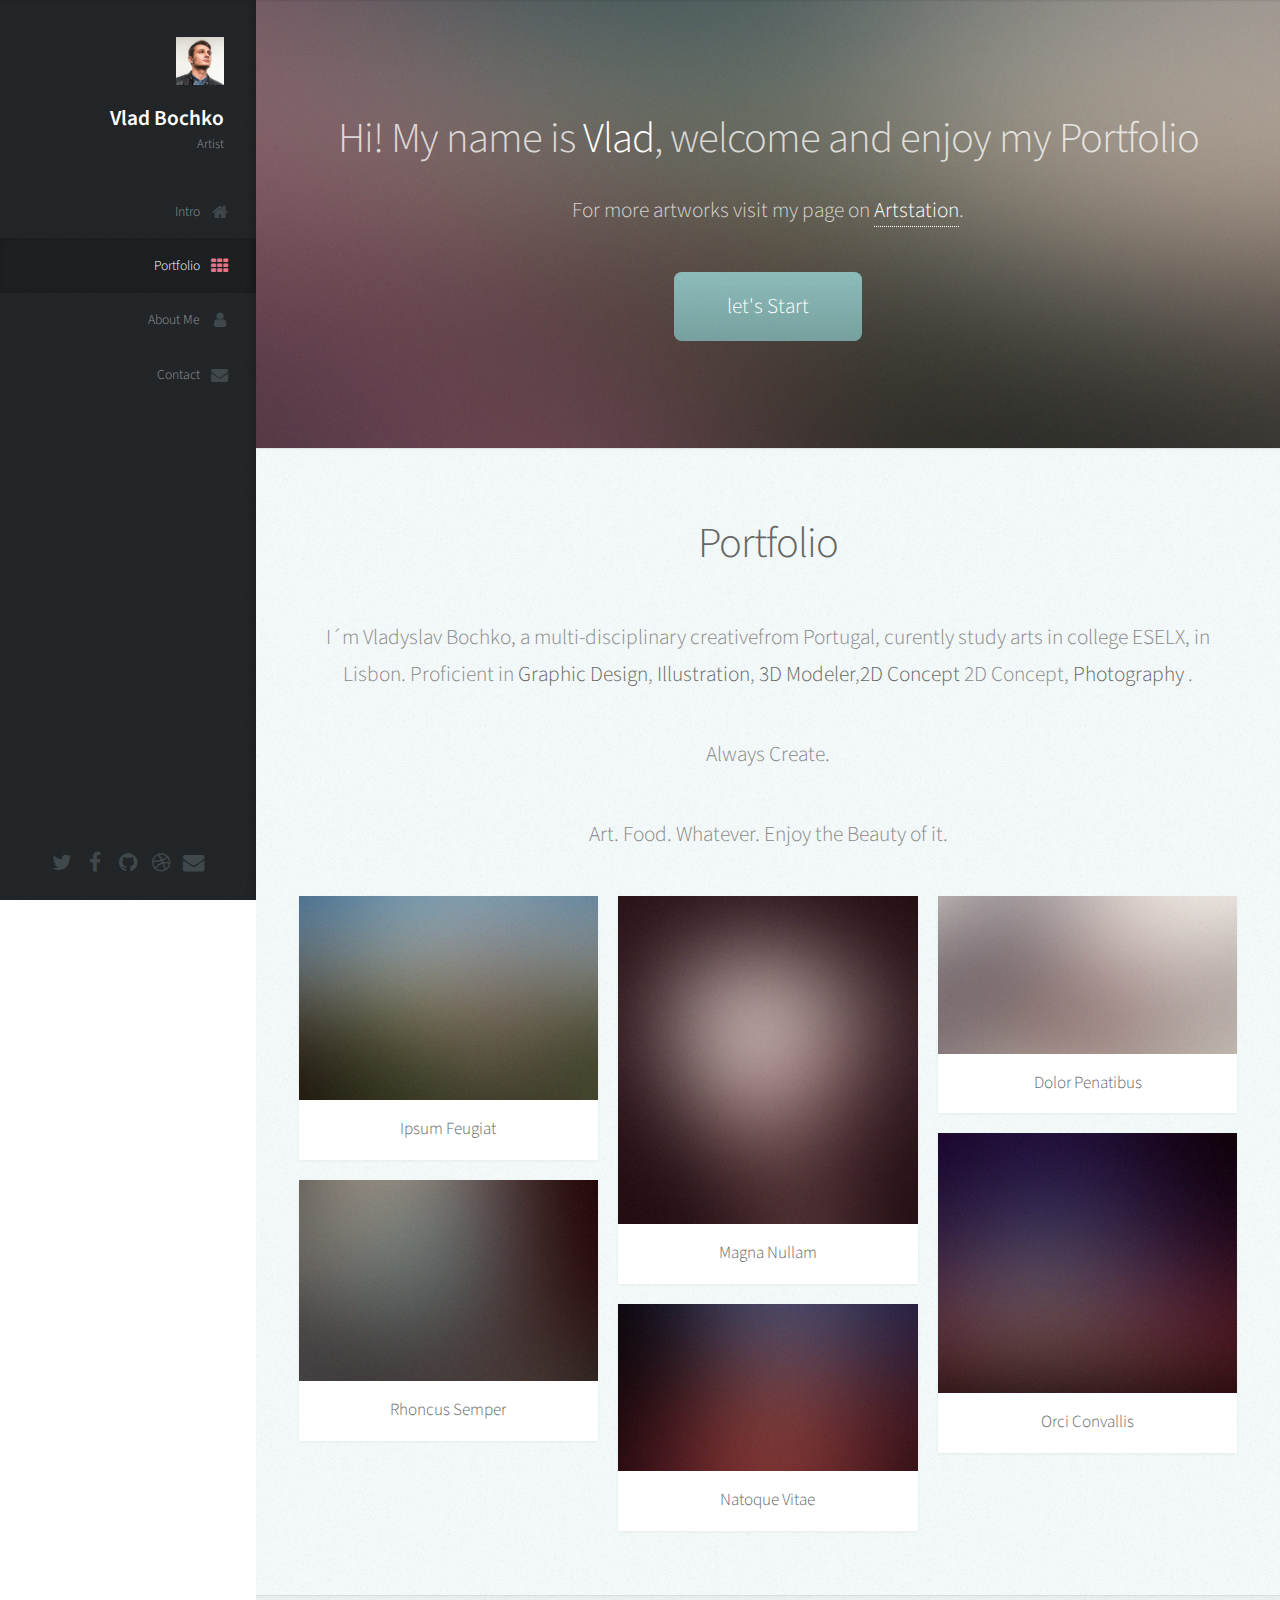
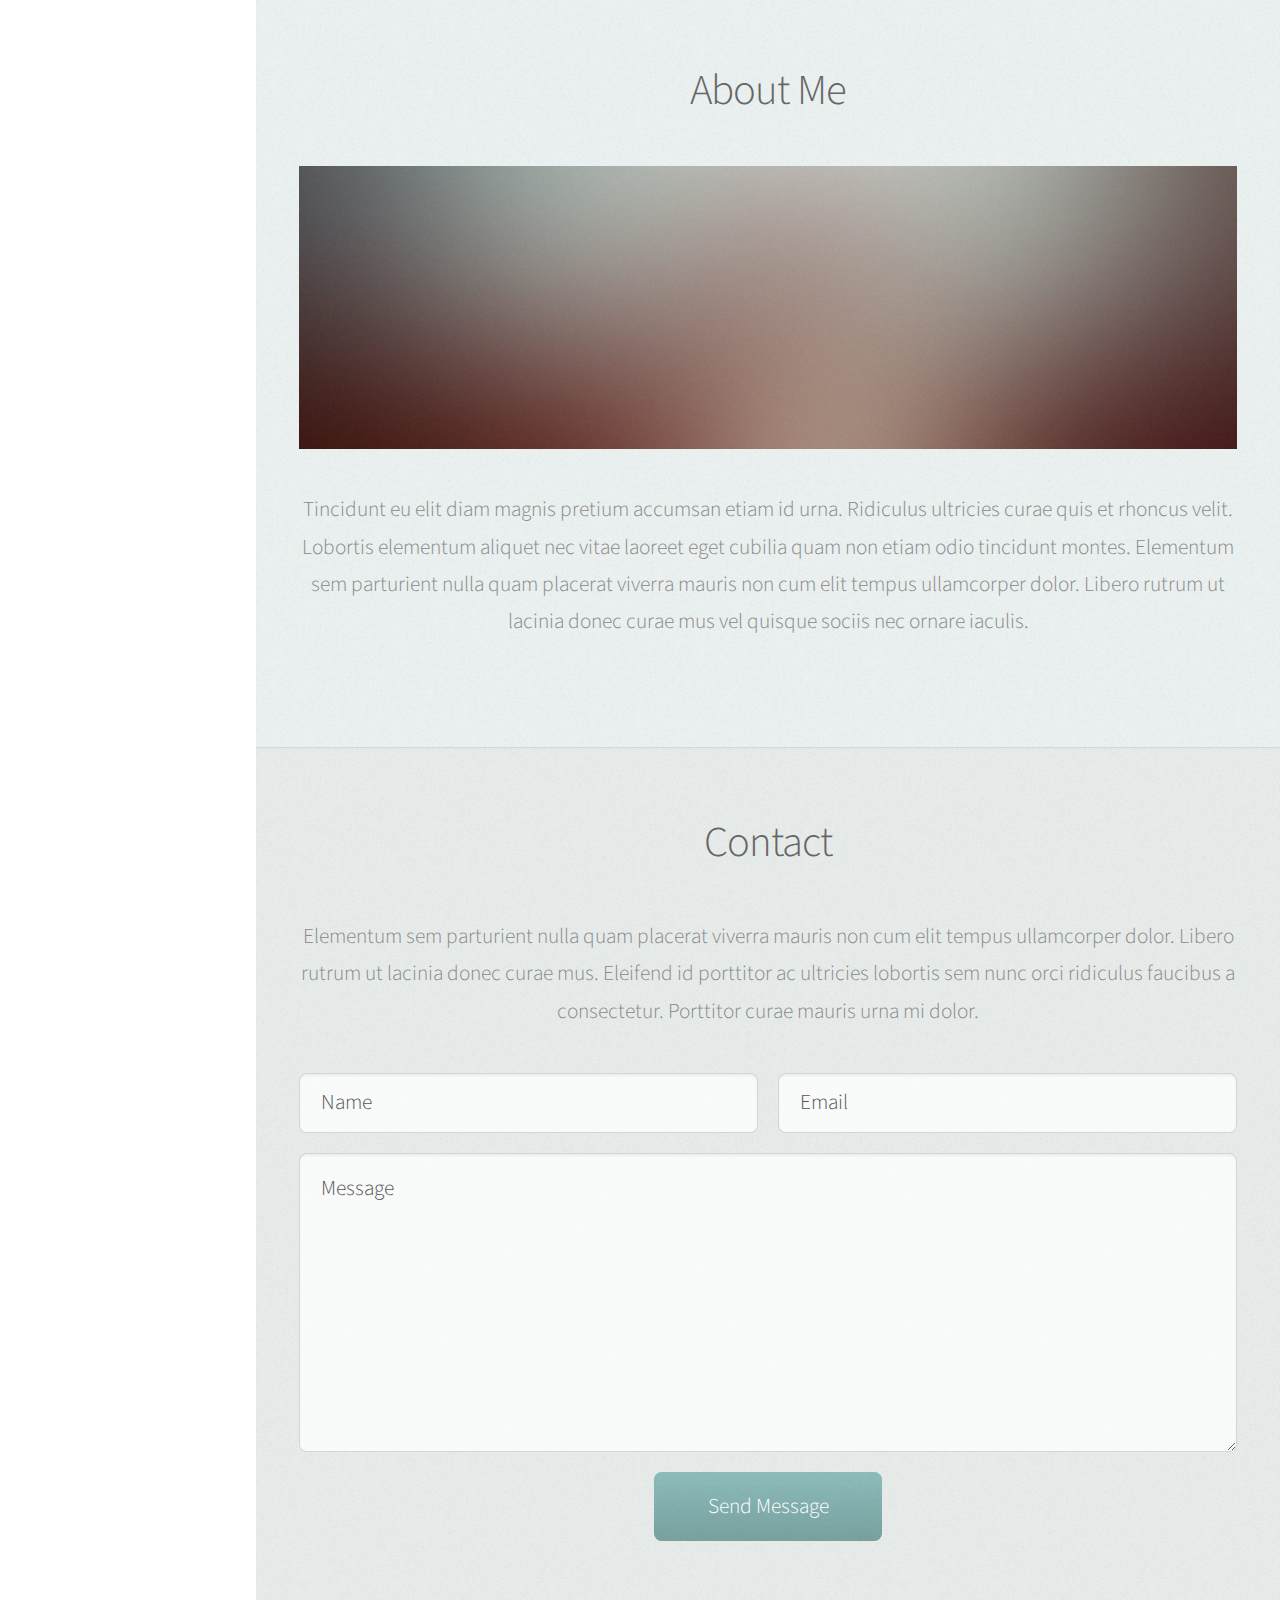
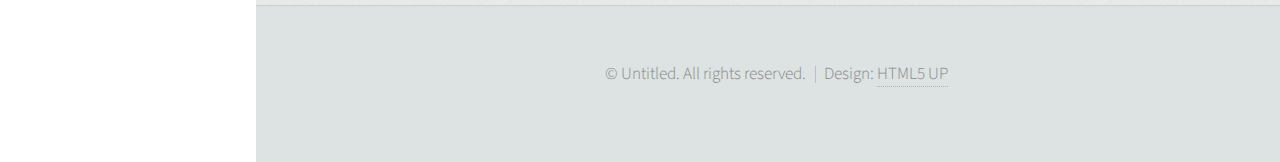
<file: fase 1/index.html>
<!DOCTYPE HTML>
<!--
	Prologue by HTML5 UP
	html5up.net | @ajlkn
	Free for personal and commercial use under the CCA 3.0 license (html5up.net/license)
-->
<html>
	<head>
		<title>Prologue by HTML5 UP</title>
		<meta charset="utf-8" />
		<meta name="viewport" content="width=device-width, initial-scale=1, user-scalable=no" />
		<link rel="stylesheet" href="assets/css/main.css" />
	</head>
	<body class="is-preload">

		<!-- Header -->
			<div id="header">

				<div class="top">

					<!-- Logo -->
						<div id="logo">
							<span class="image avatar48"><img src="images/VLAD.jpg" alt="" /></span>
							<h1 id="title">Vlad Bochko</h1>
							<p>Artist</p>
						</div>

					<!-- Nav -->
						<nav id="nav">
							<ul>
								<li><a href="#top" id="top-link"><span class="icon fa-home">Intro</span></a></li>
								<li><a href="#portfolio" id="portfolio-link"><span class="icon fa-th">Portfolio</span></a></li>
								<li><a href="#about" id="about-link"><span class="icon fa-user">About Me</span></a></li>
								<li><a href="#contact" id="contact-link"><span class="icon fa-envelope">Contact</span></a></li>
							</ul>
						</nav>

				</div>

				<div class="bottom">

					<!-- Social Icons -->
						<ul class="icons">
							<li><a href="#" class="icon fa-twitter"><span class="label">Twitter</span></a></li>
							<li><a href="#" class="icon fa-facebook"><span class="label">Facebook</span></a></li>
							<li><a href="#" class="icon fa-github"><span class="label">Github</span></a></li>
							<li><a href="#" class="icon fa-dribbble"><span class="label">Dribbble</span></a></li>
							<li><a href="#" class="icon fa-envelope"><span class="label">Email</span></a></li>
						</ul>

				</div>

			</div>

		<!-- Main -->
			<div id="main">

				<!-- Intro -->
					<section id="top" class="one dark cover">
						<div class="container">

							<header>
								<h2 class="alt">Hi! My name is <strong>Vlad</strong>, welcome and enjoy my Portfolio
								</h2> </p>
								<p> For more artworks visit my page on <a href="https://www.artstation.com/vlad_bochko">Artstation</a>.</h2> </p>
							</header>

							<footer>
								<a href="#portfolio" class="button scrolly">let's Start</a>
							</footer>

						</div>
					</section>

				<!-- Portfolio -->
					<section id="portfolio" class="two">
						<div class="container">

							<header>
								<h2>Portfolio</h2>
							</header>

							<p>I´m Vladyslav Bochko, a multi-disciplinary creativefrom Portugal, curently study arts in college ESELX, in Lisbon.
							Proficient in <strong>Graphic Design</strong>, <strong>Illustration</strong>, <strong>3D Modeler</strong>,<strong>2D Concept</strong> 2D Concept, <strong>Photography</strong> .</p>
						<p>Always Create.</p>
					<p>Art. Food. Whatever. Enjoy the Beauty of it.</p>

							<div class="row">
								<div class="col-4 col-12-mobile">
									<article class="item">
										<a href="#" class="image fit"><img src="images/pic02.jpg" alt="" /></a>
										<header>
											<h3>Ipsum Feugiat</h3>
										</header>
									</article>
									<article class="item">
										<a href="#" class="image fit"><img src="images/pic03.jpg" alt="" /></a>
										<header>
											<h3>Rhoncus Semper</h3>
										</header>
									</article>
								</div>
								<div class="col-4 col-12-mobile">
									<article class="item">
										<a href="#" class="image fit"><img src="images/pic04.jpg" alt="" /></a>
										<header>
											<h3>Magna Nullam</h3>
										</header>
									</article>
									<article class="item">
										<a href="#" class="image fit"><img src="images/pic05.jpg" alt="" /></a>
										<header>
											<h3>Natoque Vitae</h3>
										</header>
									</article>
								</div>
								<div class="col-4 col-12-mobile">
									<article class="item">
										<a href="#" class="image fit"><img src="images/pic06.jpg" alt="" /></a>
										<header>
											<h3>Dolor Penatibus</h3>
										</header>
									</article>
									<article class="item">
										<a href="#" class="image fit"><img src="images/pic07.jpg" alt="" /></a>
										<header>
											<h3>Orci Convallis</h3>
										</header>
									</article>
								</div>
							</div>

						</div>
					</section>

				<!-- About Me -->
					<section id="about" class="three">
						<div class="container">

							<header>
								<h2>About Me</h2>
							</header>

							<a href="#" class="image featured"><img src="images/pic08.jpg" alt="" /></a>

							<p>Tincidunt eu elit diam magnis pretium accumsan etiam id urna. Ridiculus
							ultricies curae quis et rhoncus velit. Lobortis elementum aliquet nec vitae
							laoreet eget cubilia quam non etiam odio tincidunt montes. Elementum sem
							parturient nulla quam placerat viverra mauris non cum elit tempus ullamcorper
							dolor. Libero rutrum ut lacinia donec curae mus vel quisque sociis nec
							ornare iaculis.</p>

						</div>
					</section>

				<!-- Contact -->
					<section id="contact" class="four">
						<div class="container">

							<header>
								<h2>Contact</h2>
							</header>

							<p>Elementum sem parturient nulla quam placerat viverra
							mauris non cum elit tempus ullamcorper dolor. Libero rutrum ut lacinia
							donec curae mus. Eleifend id porttitor ac ultricies lobortis sem nunc
							orci ridiculus faucibus a consectetur. Porttitor curae mauris urna mi dolor.</p>

							<form method="post" action="#">
								<div class="row">
									<div class="col-6 col-12-mobile"><input type="text" name="name" placeholder="Name" /></div>
									<div class="col-6 col-12-mobile"><input type="text" name="email" placeholder="Email" /></div>
									<div class="col-12">
										<textarea name="message" placeholder="Message"></textarea>
									</div>
									<div class="col-12">
										<input type="submit" value="Send Message" />
									</div>
								</div>
							</form>

						</div>
					</section>

			</div>

		<!-- Footer -->
			<div id="footer">

				<!-- Copyright -->
					<ul class="copyright">
						<li>&copy; Untitled. All rights reserved.</li><li>Design: <a href="http://html5up.net">HTML5 UP</a></li>
					</ul>

			</div>

		<!-- Scripts -->
			<script src="assets/js/jquery.min.js"></script>
			<script src="assets/js/jquery.scrolly.min.js"></script>
			<script src="assets/js/jquery.scrollex.min.js"></script>
			<script src="assets/js/browser.min.js"></script>
			<script src="assets/js/breakpoints.min.js"></script>
			<script src="assets/js/util.js"></script>
			<script src="assets/js/main.js"></script>

	</body>
</html>
</file>
<file: fase 1/assets/css/main.css>
@import url("font-awesome.min.css");
@import url("https://fonts.googleapis.com/css?family=Source+Sans+Pro:300,300italic,400,600");

/*
	Prologue by HTML5 UP
	html5up.net | @ajlkn
	Free for personal and commercial use under the CCA 3.0 license (html5up.net/license)
*/

html, body, div, span, applet, object,
iframe, h1, h2, h3, h4, h5, h6, p, blockquote,
pre, a, abbr, acronym, address, big, cite,
code, del, dfn, em, img, ins, kbd, q, s, samp,
small, strike, strong, sub, sup, tt, var, b,
u, i, center, dl, dt, dd, ol, ul, li, fieldset,
form, label, legend, table, caption, tbody,
tfoot, thead, tr, th, td, article, aside,
canvas, details, embed, figure, figcaption,
footer, header, hgroup, menu, nav, output, ruby,
section, summary, time, mark, audio, video {
	margin: 0;
	padding: 0;
	border: 0;
	font-size: 100%;
	font: inherit;
	vertical-align: baseline;}

article, aside, details, figcaption, figure,
footer, header, hgroup, menu, nav, section {
	display: block;}

body {
	line-height: 1;
}

ol, ul {
	list-style: none;
}

blockquote, q {
	quotes: none;
}

	blockquote:before, blockquote:after, q:before, q:after {
		content: '';
		content: none;
	}

table {
	border-collapse: collapse;
	border-spacing: 0;
}

body {
	-webkit-text-size-adjust: none;
}

mark {
	background-color: transparent;
	color: inherit;
}

input::-moz-focus-inner {
	border: 0;
	padding: 0;
}

input, select, textarea {
	-moz-appearance: none;
	-webkit-appearance: none;
	-ms-appearance: none;
	appearance: none;
}

/* Basic */

	html {
		box-sizing: border-box;
	}

	*, *:before, *:after {
		box-sizing: inherit;
	}

	body {
		background: #fff;
		font-family: 'Source Sans Pro', sans-serif;
		font-size: 19pt;
		font-weight: 300;
		line-height: 1.75em;
		color: #888;
	}

		body.is-preload *, body.is-preload *:before, body.is-preload *:after {
			-moz-animation: none !important;
			-webkit-animation: none !important;
			-ms-animation: none !important;
			animation: none !important;
			-moz-transition: none !important;
			-webkit-transition: none !important;
			-ms-transition: none !important;
			transition: none !important;
		}

	input, textarea, select {
		font-family: 'Source Sans Pro', sans-serif;
		font-size: 19pt;
		font-weight: 300;
		line-height: 1.75em;
		color: #888;
	}

	h1, h2, h3, h4, h5, h6 {
		font-weight: 300;
		color: #666;
		line-height: 1.5em;
	}

	h1 a, h2 a, h3 a, h4 a, h5 a, h6 a {
		color: inherit;
		text-decoration: none;
	}

		h1 a strong, h2 a strong, h3 a strong, h4 a strong, h5 a strong, h6 a strong {
			color: #333;
		}

	h2 {
		font-size: 2em;
		letter-spacing: -1px;
	}

		h2.alt {
			color: #888;
		}

			h2.alt strong {
				color: #666;
			}

	h3 {
		font-size: 1.5em;
	}

	header {
		margin: 0 0 2em 0;
	}

		header > p {
			margin: 1em 0 0 0;
		}

	footer {
		margin: 2em 0 0 0;
	}

	strong, b {
		font-weight: 300;
		color: #666;
	}

	em, i {
		font-style: italic;
	}

	a {
		text-decoration: none;
		color: inherit;
		border-bottom: dotted 1px rgba(128, 128, 128, 0.5);
		-moz-transition: color 0.35s ease-in-out, border-bottom-color 0.35s ease-in-out;
		-webkit-transition: color 0.35s ease-in-out, border-bottom-color 0.35s ease-in-out;
		-ms-transition: color 0.35s ease-in-out, border-bottom-color 0.35s ease-in-out;
		transition: color 0.35s ease-in-out, border-bottom-color 0.35s ease-in-out;
		outline: 0;
	}

		a:hover {
			color: #E27689;
			border-bottom-color: rgba(255, 255, 255, 0);
		}

	sub {
		position: relative;
		top: 0.5em;
		font-size: 0.8em;
	}

	sup {
		position: relative;
		top: -0.5em;
		font-size: 0.8em;
	}

	hr {
		border: 0;
		border-top: solid 1px #ddd;
	}

	blockquote {
		border-left: solid 0.5em #ddd;
		padding: 1em 0 1em 2em;
		font-style: italic;
	}

	p, ul, ol, dl, table {
		margin-bottom: 2em;
	}

	br.clear {
		clear: both;
	}

/* Container */

	.container {
		margin: 0 auto;
		max-width: 100%;
		width: 1400px;
	}

		@media screen and (min-width: 961px) and (max-width: 1880px) {

			.container {
				width: 1200px;
			}

		}

		@media screen and (min-width: 961px) and (max-width: 1620px) {

			.container {
				width: 960px;
			}

		}

		@media screen and (min-width: 961px) and (max-width: 1320px) {

			.container {
				width: 100%;
			}

		}

		@media screen and (max-width: 960px) {

			.container {
				width: 100%;
			}

		}

		@media screen and (max-width: 736px) {

			.container {
				width: 100%;
			}

		}

/* Row */

	.row {
		display: flex;
		flex-wrap: wrap;
		box-sizing: border-box;
		align-items: stretch;
	}

		.row > * {
			box-sizing: border-box;
		}

		.row.gtr-uniform > * > :last-child {
			margin-bottom: 0;
		}

		.row.aln-left {
			justify-content: flex-start;
		}

		.row.aln-center {
			justify-content: center;
		}

		.row.aln-right {
			justify-content: flex-end;
		}

		.row.aln-top {
			align-items: flex-start;
		}

		.row.aln-middle {
			align-items: center;
		}

		.row.aln-bottom {
			align-items: flex-end;
		}

		.row > .imp {
			order: -1;
		}

		.row > .col-1 {
			width: 8.3333333333%;
		}

		.row > .off-1 {
			margin-left: 8.3333333333%;
		}

		.row > .col-2 {
			width: 16.6666666667%;
		}

		.row > .off-2 {
			margin-left: 16.6666666667%;
		}

		.row > .col-3 {
			width: 25%;
		}

		.row > .off-3 {
			margin-left: 25%;
		}

		.row > .col-4 {
			width: 33.3333333333%;
		}

		.row > .off-4 {
			margin-left: 33.3333333333%;
		}

		.row > .col-5 {
			width: 41.6666666667%;
		}

		.row > .off-5 {
			margin-left: 41.6666666667%;
		}

		.row > .col-6 {
			width: 50%;
		}

		.row > .off-6 {
			margin-left: 50%;
		}

		.row > .col-7 {
			width: 58.3333333333%;
		}

		.row > .off-7 {
			margin-left: 58.3333333333%;
		}

		.row > .col-8 {
			width: 66.6666666667%;
		}

		.row > .off-8 {
			margin-left: 66.6666666667%;
		}

		.row > .col-9 {
			width: 75%;
		}

		.row > .off-9 {
			margin-left: 75%;
		}

		.row > .col-10 {
			width: 83.3333333333%;
		}

		.row > .off-10 {
			margin-left: 83.3333333333%;
		}

		.row > .col-11 {
			width: 91.6666666667%;
		}

		.row > .off-11 {
			margin-left: 91.6666666667%;
		}

		.row > .col-12 {
			width: 100%;
		}

		.row > .off-12 {
			margin-left: 100%;
		}

		.row.gtr-0 {
			margin-top: 0px;
			margin-left: 0px;
		}

			.row.gtr-0 > * {
				padding: 0px 0 0 0px;
			}

			.row.gtr-0.gtr-uniform {
				margin-top: 0px;
			}

				.row.gtr-0.gtr-uniform > * {
					padding-top: 0px;
				}

		.row.gtr-25 {
			margin-top: -10px;
			margin-left: -10px;
		}

			.row.gtr-25 > * {
				padding: 10px 0 0 10px;
			}

			.row.gtr-25.gtr-uniform {
				margin-top: -10px;
			}

				.row.gtr-25.gtr-uniform > * {
					padding-top: 10px;
				}

		.row.gtr-50 {
			margin-top: -20px;
			margin-left: -20px;
		}

			.row.gtr-50 > * {
				padding: 20px 0 0 20px;
			}

			.row.gtr-50.gtr-uniform {
				margin-top: -20px;
			}

				.row.gtr-50.gtr-uniform > * {
					padding-top: 20px;
				}

		.row {
			margin-top: -40px;
			margin-left: -40px;
		}

			.row > * {
				padding: 40px 0 0 40px;
			}

			.row.gtr-uniform {
				margin-top: -40px;
			}

				.row.gtr-uniform > * {
					padding-top: 40px;
				}

		.row.gtr-150 {
			margin-top: -60px;
			margin-left: -60px;
		}

			.row.gtr-150 > * {
				padding: 60px 0 0 60px;
			}

			.row.gtr-150.gtr-uniform {
				margin-top: -60px;
			}

				.row.gtr-150.gtr-uniform > * {
					padding-top: 60px;
				}

		.row.gtr-200 {
			margin-top: -80px;
			margin-left: -80px;
		}

			.row.gtr-200 > * {
				padding: 80px 0 0 80px;
			}

			.row.gtr-200.gtr-uniform {
				margin-top: -80px;
			}

				.row.gtr-200.gtr-uniform > * {
					padding-top: 80px;
				}

		@media screen and (min-width: 961px) and (max-width: 1880px) {

			.row {
				display: flex;
				flex-wrap: wrap;
				box-sizing: border-box;
				align-items: stretch;
			}

				.row > * {
					box-sizing: border-box;
				}

				.row.gtr-uniform > * > :last-child {
					margin-bottom: 0;
				}

				.row.aln-left {
					justify-content: flex-start;
				}

				.row.aln-center {
					justify-content: center;
				}

				.row.aln-right {
					justify-content: flex-end;
				}

				.row.aln-top {
					align-items: flex-start;
				}

				.row.aln-middle {
					align-items: center;
				}

				.row.aln-bottom {
					align-items: flex-end;
				}

				.row > .imp-wide {
					order: -1;
				}

				.row > .col-1-wide {
					width: 8.3333333333%;
				}

				.row > .off-1-wide {
					margin-left: 8.3333333333%;
				}

				.row > .col-2-wide {
					width: 16.6666666667%;
				}

				.row > .off-2-wide {
					margin-left: 16.6666666667%;
				}

				.row > .col-3-wide {
					width: 25%;
				}

				.row > .off-3-wide {
					margin-left: 25%;
				}

				.row > .col-4-wide {
					width: 33.3333333333%;
				}

				.row > .off-4-wide {
					margin-left: 33.3333333333%;
				}

				.row > .col-5-wide {
					width: 41.6666666667%;
				}

				.row > .off-5-wide {
					margin-left: 41.6666666667%;
				}

				.row > .col-6-wide {
					width: 50%;
				}

				.row > .off-6-wide {
					margin-left: 50%;
				}

				.row > .col-7-wide {
					width: 58.3333333333%;
				}

				.row > .off-7-wide {
					margin-left: 58.3333333333%;
				}

				.row > .col-8-wide {
					width: 66.6666666667%;
				}

				.row > .off-8-wide {
					margin-left: 66.6666666667%;
				}

				.row > .col-9-wide {
					width: 75%;
				}

				.row > .off-9-wide {
					margin-left: 75%;
				}

				.row > .col-10-wide {
					width: 83.3333333333%;
				}

				.row > .off-10-wide {
					margin-left: 83.3333333333%;
				}

				.row > .col-11-wide {
					width: 91.6666666667%;
				}

				.row > .off-11-wide {
					margin-left: 91.6666666667%;
				}

				.row > .col-12-wide {
					width: 100%;
				}

				.row > .off-12-wide {
					margin-left: 100%;
				}

				.row.gtr-0 {
					margin-top: 0px;
					margin-left: 0px;
				}

					.row.gtr-0 > * {
						padding: 0px 0 0 0px;
					}

					.row.gtr-0.gtr-uniform {
						margin-top: 0px;
					}

						.row.gtr-0.gtr-uniform > * {
							padding-top: 0px;
						}

				.row.gtr-25 {
					margin-top: -10px;
					margin-left: -10px;
				}

					.row.gtr-25 > * {
						padding: 10px 0 0 10px;
					}

					.row.gtr-25.gtr-uniform {
						margin-top: -10px;
					}

						.row.gtr-25.gtr-uniform > * {
							padding-top: 10px;
						}

				.row.gtr-50 {
					margin-top: -20px;
					margin-left: -20px;
				}

					.row.gtr-50 > * {
						padding: 20px 0 0 20px;
					}

					.row.gtr-50.gtr-uniform {
						margin-top: -20px;
					}

						.row.gtr-50.gtr-uniform > * {
							padding-top: 20px;
						}

				.row {
					margin-top: -40px;
					margin-left: -40px;
				}

					.row > * {
						padding: 40px 0 0 40px;
					}

					.row.gtr-uniform {
						margin-top: -40px;
					}

						.row.gtr-uniform > * {
							padding-top: 40px;
						}

				.row.gtr-150 {
					margin-top: -60px;
					margin-left: -60px;
				}

					.row.gtr-150 > * {
						padding: 60px 0 0 60px;
					}

					.row.gtr-150.gtr-uniform {
						margin-top: -60px;
					}

						.row.gtr-150.gtr-uniform > * {
							padding-top: 60px;
						}

				.row.gtr-200 {
					margin-top: -80px;
					margin-left: -80px;
				}

					.row.gtr-200 > * {
						padding: 80px 0 0 80px;
					}

					.row.gtr-200.gtr-uniform {
						margin-top: -80px;
					}

						.row.gtr-200.gtr-uniform > * {
							padding-top: 80px;
						}

		}

		@media screen and (min-width: 961px) and (max-width: 1620px) {

			.row {
				display: flex;
				flex-wrap: wrap;
				box-sizing: border-box;
				align-items: stretch;
			}

				.row > * {
					box-sizing: border-box;
				}

				.row.gtr-uniform > * > :last-child {
					margin-bottom: 0;
				}

				.row.aln-left {
					justify-content: flex-start;
				}

				.row.aln-center {
					justify-content: center;
				}

				.row.aln-right {
					justify-content: flex-end;
				}

				.row.aln-top {
					align-items: flex-start;
				}

				.row.aln-middle {
					align-items: center;
				}

				.row.aln-bottom {
					align-items: flex-end;
				}

				.row > .imp-normal {
					order: -1;
				}

				.row > .col-1-normal {
					width: 8.3333333333%;
				}

				.row > .off-1-normal {
					margin-left: 8.3333333333%;
				}

				.row > .col-2-normal {
					width: 16.6666666667%;
				}

				.row > .off-2-normal {
					margin-left: 16.6666666667%;
				}

				.row > .col-3-normal {
					width: 25%;
				}

				.row > .off-3-normal {
					margin-left: 25%;
				}

				.row > .col-4-normal {
					width: 33.3333333333%;
				}

				.row > .off-4-normal {
					margin-left: 33.3333333333%;
				}

				.row > .col-5-normal {
					width: 41.6666666667%;
				}

				.row > .off-5-normal {
					margin-left: 41.6666666667%;
				}

				.row > .col-6-normal {
					width: 50%;
				}

				.row > .off-6-normal {
					margin-left: 50%;
				}

				.row > .col-7-normal {
					width: 58.3333333333%;
				}

				.row > .off-7-normal {
					margin-left: 58.3333333333%;
				}

				.row > .col-8-normal {
					width: 66.6666666667%;
				}

				.row > .off-8-normal {
					margin-left: 66.6666666667%;
				}

				.row > .col-9-normal {
					width: 75%;
				}

				.row > .off-9-normal {
					margin-left: 75%;
				}

				.row > .col-10-normal {
					width: 83.3333333333%;
				}

				.row > .off-10-normal {
					margin-left: 83.3333333333%;
				}

				.row > .col-11-normal {
					width: 91.6666666667%;
				}

				.row > .off-11-normal {
					margin-left: 91.6666666667%;
				}

				.row > .col-12-normal {
					width: 100%;
				}

				.row > .off-12-normal {
					margin-left: 100%;
				}

				.row.gtr-0 {
					margin-top: 0px;
					margin-left: 0px;
				}

					.row.gtr-0 > * {
						padding: 0px 0 0 0px;
					}

					.row.gtr-0.gtr-uniform {
						margin-top: 0px;
					}

						.row.gtr-0.gtr-uniform > * {
							padding-top: 0px;
						}

				.row.gtr-25 {
					margin-top: -10px;
					margin-left: -10px;
				}

					.row.gtr-25 > * {
						padding: 10px 0 0 10px;
					}

					.row.gtr-25.gtr-uniform {
						margin-top: -10px;
					}

						.row.gtr-25.gtr-uniform > * {
							padding-top: 10px;
						}

				.row.gtr-50 {
					margin-top: -20px;
					margin-left: -20px;
				}

					.row.gtr-50 > * {
						padding: 20px 0 0 20px;
					}

					.row.gtr-50.gtr-uniform {
						margin-top: -20px;
					}

						.row.gtr-50.gtr-uniform > * {
							padding-top: 20px;
						}

				.row {
					margin-top: -40px;
					margin-left: -40px;
				}

					.row > * {
						padding: 40px 0 0 40px;
					}

					.row.gtr-uniform {
						margin-top: -40px;
					}

						.row.gtr-uniform > * {
							padding-top: 40px;
						}

				.row.gtr-150 {
					margin-top: -60px;
					margin-left: -60px;
				}

					.row.gtr-150 > * {
						padding: 60px 0 0 60px;
					}

					.row.gtr-150.gtr-uniform {
						margin-top: -60px;
					}

						.row.gtr-150.gtr-uniform > * {
							padding-top: 60px;
						}

				.row.gtr-200 {
					margin-top: -80px;
					margin-left: -80px;
				}

					.row.gtr-200 > * {
						padding: 80px 0 0 80px;
					}

					.row.gtr-200.gtr-uniform {
						margin-top: -80px;
					}

						.row.gtr-200.gtr-uniform > * {
							padding-top: 80px;
						}

		}

		@media screen and (min-width: 961px) and (max-width: 1320px) {

			.row {
				display: flex;
				flex-wrap: wrap;
				box-sizing: border-box;
				align-items: stretch;
			}

				.row > * {
					box-sizing: border-box;
				}

				.row.gtr-uniform > * > :last-child {
					margin-bottom: 0;
				}

				.row.aln-left {
					justify-content: flex-start;
				}

				.row.aln-center {
					justify-content: center;
				}

				.row.aln-right {
					justify-content: flex-end;
				}

				.row.aln-top {
					align-items: flex-start;
				}

				.row.aln-middle {
					align-items: center;
				}

				.row.aln-bottom {
					align-items: flex-end;
				}

				.row > .imp-narrow {
					order: -1;
				}

				.row > .col-1-narrow {
					width: 8.3333333333%;
				}

				.row > .off-1-narrow {
					margin-left: 8.3333333333%;
				}

				.row > .col-2-narrow {
					width: 16.6666666667%;
				}

				.row > .off-2-narrow {
					margin-left: 16.6666666667%;
				}

				.row > .col-3-narrow {
					width: 25%;
				}

				.row > .off-3-narrow {
					margin-left: 25%;
				}

				.row > .col-4-narrow {
					width: 33.3333333333%;
				}

				.row > .off-4-narrow {
					margin-left: 33.3333333333%;
				}

				.row > .col-5-narrow {
					width: 41.6666666667%;
				}

				.row > .off-5-narrow {
					margin-left: 41.6666666667%;
				}

				.row > .col-6-narrow {
					width: 50%;
				}

				.row > .off-6-narrow {
					margin-left: 50%;
				}

				.row > .col-7-narrow {
					width: 58.3333333333%;
				}

				.row > .off-7-narrow {
					margin-left: 58.3333333333%;
				}

				.row > .col-8-narrow {
					width: 66.6666666667%;
				}

				.row > .off-8-narrow {
					margin-left: 66.6666666667%;
				}

				.row > .col-9-narrow {
					width: 75%;
				}

				.row > .off-9-narrow {
					margin-left: 75%;
				}

				.row > .col-10-narrow {
					width: 83.3333333333%;
				}

				.row > .off-10-narrow {
					margin-left: 83.3333333333%;
				}

				.row > .col-11-narrow {
					width: 91.6666666667%;
				}

				.row > .off-11-narrow {
					margin-left: 91.6666666667%;
				}

				.row > .col-12-narrow {
					width: 100%;
				}

				.row > .off-12-narrow {
					margin-left: 100%;
				}

				.row.gtr-0 {
					margin-top: 0px;
					margin-left: 0px;
				}

					.row.gtr-0 > * {
						padding: 0px 0 0 0px;
					}

					.row.gtr-0.gtr-uniform {
						margin-top: 0px;
					}

						.row.gtr-0.gtr-uniform > * {
							padding-top: 0px;
						}

				.row.gtr-25 {
					margin-top: -5px;
					margin-left: -5px;
				}

					.row.gtr-25 > * {
						padding: 5px 0 0 5px;
					}

					.row.gtr-25.gtr-uniform {
						margin-top: -5px;
					}

						.row.gtr-25.gtr-uniform > * {
							padding-top: 5px;
						}

				.row.gtr-50 {
					margin-top: -10px;
					margin-left: -10px;
				}

					.row.gtr-50 > * {
						padding: 10px 0 0 10px;
					}

					.row.gtr-50.gtr-uniform {
						margin-top: -10px;
					}

						.row.gtr-50.gtr-uniform > * {
							padding-top: 10px;
						}

				.row {
					margin-top: -20px;
					margin-left: -20px;
				}

					.row > * {
						padding: 20px 0 0 20px;
					}

					.row.gtr-uniform {
						margin-top: -20px;
					}

						.row.gtr-uniform > * {
							padding-top: 20px;
						}

				.row.gtr-150 {
					margin-top: -30px;
					margin-left: -30px;
				}

					.row.gtr-150 > * {
						padding: 30px 0 0 30px;
					}

					.row.gtr-150.gtr-uniform {
						margin-top: -30px;
					}

						.row.gtr-150.gtr-uniform > * {
							padding-top: 30px;
						}

				.row.gtr-200 {
					margin-top: -40px;
					margin-left: -40px;
				}

					.row.gtr-200 > * {
						padding: 40px 0 0 40px;
					}

					.row.gtr-200.gtr-uniform {
						margin-top: -40px;
					}

						.row.gtr-200.gtr-uniform > * {
							padding-top: 40px;
						}

		}

		@media screen and (max-width: 960px) {

			.row {
				display: flex;
				flex-wrap: wrap;
				box-sizing: border-box;
				align-items: stretch;
			}

				.row > * {
					box-sizing: border-box;
				}

				.row.gtr-uniform > * > :last-child {
					margin-bottom: 0;
				}

				.row.aln-left {
					justify-content: flex-start;
				}

				.row.aln-center {
					justify-content: center;
				}

				.row.aln-right {
					justify-content: flex-end;
				}

				.row.aln-top {
					align-items: flex-start;
				}

				.row.aln-middle {
					align-items: center;
				}

				.row.aln-bottom {
					align-items: flex-end;
				}

				.row > .imp-narrower {
					order: -1;
				}

				.row > .col-1-narrower {
					width: 8.3333333333%;
				}

				.row > .off-1-narrower {
					margin-left: 8.3333333333%;
				}

				.row > .col-2-narrower {
					width: 16.6666666667%;
				}

				.row > .off-2-narrower {
					margin-left: 16.6666666667%;
				}

				.row > .col-3-narrower {
					width: 25%;
				}

				.row > .off-3-narrower {
					margin-left: 25%;
				}

				.row > .col-4-narrower {
					width: 33.3333333333%;
				}

				.row > .off-4-narrower {
					margin-left: 33.3333333333%;
				}

				.row > .col-5-narrower {
					width: 41.6666666667%;
				}

				.row > .off-5-narrower {
					margin-left: 41.6666666667%;
				}

				.row > .col-6-narrower {
					width: 50%;
				}

				.row > .off-6-narrower {
					margin-left: 50%;
				}

				.row > .col-7-narrower {
					width: 58.3333333333%;
				}

				.row > .off-7-narrower {
					margin-left: 58.3333333333%;
				}

				.row > .col-8-narrower {
					width: 66.6666666667%;
				}

				.row > .off-8-narrower {
					margin-left: 66.6666666667%;
				}

				.row > .col-9-narrower {
					width: 75%;
				}

				.row > .off-9-narrower {
					margin-left: 75%;
				}

				.row > .col-10-narrower {
					width: 83.3333333333%;
				}

				.row > .off-10-narrower {
					margin-left: 83.3333333333%;
				}

				.row > .col-11-narrower {
					width: 91.6666666667%;
				}

				.row > .off-11-narrower {
					margin-left: 91.6666666667%;
				}

				.row > .col-12-narrower {
					width: 100%;
				}

				.row > .off-12-narrower {
					margin-left: 100%;
				}

				.row.gtr-0 {
					margin-top: 0px;
					margin-left: 0px;
				}

					.row.gtr-0 > * {
						padding: 0px 0 0 0px;
					}

					.row.gtr-0.gtr-uniform {
						margin-top: 0px;
					}

						.row.gtr-0.gtr-uniform > * {
							padding-top: 0px;
						}

				.row.gtr-25 {
					margin-top: -5px;
					margin-left: -5px;
				}

					.row.gtr-25 > * {
						padding: 5px 0 0 5px;
					}

					.row.gtr-25.gtr-uniform {
						margin-top: -5px;
					}

						.row.gtr-25.gtr-uniform > * {
							padding-top: 5px;
						}

				.row.gtr-50 {
					margin-top: -10px;
					margin-left: -10px;
				}

					.row.gtr-50 > * {
						padding: 10px 0 0 10px;
					}

					.row.gtr-50.gtr-uniform {
						margin-top: -10px;
					}

						.row.gtr-50.gtr-uniform > * {
							padding-top: 10px;
						}

				.row {
					margin-top: -20px;
					margin-left: -20px;
				}

					.row > * {
						padding: 20px 0 0 20px;
					}

					.row.gtr-uniform {
						margin-top: -20px;
					}

						.row.gtr-uniform > * {
							padding-top: 20px;
						}

				.row.gtr-150 {
					margin-top: -30px;
					margin-left: -30px;
				}

					.row.gtr-150 > * {
						padding: 30px 0 0 30px;
					}

					.row.gtr-150.gtr-uniform {
						margin-top: -30px;
					}

						.row.gtr-150.gtr-uniform > * {
							padding-top: 30px;
						}

				.row.gtr-200 {
					margin-top: -40px;
					margin-left: -40px;
				}

					.row.gtr-200 > * {
						padding: 40px 0 0 40px;
					}

					.row.gtr-200.gtr-uniform {
						margin-top: -40px;
					}

						.row.gtr-200.gtr-uniform > * {
							padding-top: 40px;
						}

		}

		@media screen and (max-width: 736px) {

			.row {
				display: flex;
				flex-wrap: wrap;
				box-sizing: border-box;
				align-items: stretch;
			}

				.row > * {
					box-sizing: border-box;
				}

				.row.gtr-uniform > * > :last-child {
					margin-bottom: 0;
				}

				.row.aln-left {
					justify-content: flex-start;
				}

				.row.aln-center {
					justify-content: center;
				}

				.row.aln-right {
					justify-content: flex-end;
				}

				.row.aln-top {
					align-items: flex-start;
				}

				.row.aln-middle {
					align-items: center;
				}

				.row.aln-bottom {
					align-items: flex-end;
				}

				.row > .imp-mobile {
					order: -1;
				}

				.row > .col-1-mobile {
					width: 8.3333333333%;
				}

				.row > .off-1-mobile {
					margin-left: 8.3333333333%;
				}

				.row > .col-2-mobile {
					width: 16.6666666667%;
				}

				.row > .off-2-mobile {
					margin-left: 16.6666666667%;
				}

				.row > .col-3-mobile {
					width: 25%;
				}

				.row > .off-3-mobile {
					margin-left: 25%;
				}

				.row > .col-4-mobile {
					width: 33.3333333333%;
				}

				.row > .off-4-mobile {
					margin-left: 33.3333333333%;
				}

				.row > .col-5-mobile {
					width: 41.6666666667%;
				}

				.row > .off-5-mobile {
					margin-left: 41.6666666667%;
				}

				.row > .col-6-mobile {
					width: 50%;
				}

				.row > .off-6-mobile {
					margin-left: 50%;
				}

				.row > .col-7-mobile {
					width: 58.3333333333%;
				}

				.row > .off-7-mobile {
					margin-left: 58.3333333333%;
				}

				.row > .col-8-mobile {
					width: 66.6666666667%;
				}

				.row > .off-8-mobile {
					margin-left: 66.6666666667%;
				}

				.row > .col-9-mobile {
					width: 75%;
				}

				.row > .off-9-mobile {
					margin-left: 75%;
				}

				.row > .col-10-mobile {
					width: 83.3333333333%;
				}

				.row > .off-10-mobile {
					margin-left: 83.3333333333%;
				}

				.row > .col-11-mobile {
					width: 91.6666666667%;
				}

				.row > .off-11-mobile {
					margin-left: 91.6666666667%;
				}

				.row > .col-12-mobile {
					width: 100%;
				}

				.row > .off-12-mobile {
					margin-left: 100%;
				}

				.row.gtr-0 {
					margin-top: 0px;
					margin-left: 0px;
				}

					.row.gtr-0 > * {
						padding: 0px 0 0 0px;
					}

					.row.gtr-0.gtr-uniform {
						margin-top: 0px;
					}

						.row.gtr-0.gtr-uniform > * {
							padding-top: 0px;
						}

				.row.gtr-25 {
					margin-top: -5px;
					margin-left: -5px;
				}

					.row.gtr-25 > * {
						padding: 5px 0 0 5px;
					}

					.row.gtr-25.gtr-uniform {
						margin-top: -5px;
					}

						.row.gtr-25.gtr-uniform > * {
							padding-top: 5px;
						}

				.row.gtr-50 {
					margin-top: -10px;
					margin-left: -10px;
				}

					.row.gtr-50 > * {
						padding: 10px 0 0 10px;
					}

					.row.gtr-50.gtr-uniform {
						margin-top: -10px;
					}

						.row.gtr-50.gtr-uniform > * {
							padding-top: 10px;
						}

				.row {
					margin-top: -20px;
					margin-left: -20px;
				}

					.row > * {
						padding: 20px 0 0 20px;
					}

					.row.gtr-uniform {
						margin-top: -20px;
					}

						.row.gtr-uniform > * {
							padding-top: 20px;
						}

				.row.gtr-150 {
					margin-top: -30px;
					margin-left: -30px;
				}

					.row.gtr-150 > * {
						padding: 30px 0 0 30px;
					}

					.row.gtr-150.gtr-uniform {
						margin-top: -30px;
					}

						.row.gtr-150.gtr-uniform > * {
							padding-top: 30px;
						}

				.row.gtr-200 {
					margin-top: -40px;
					margin-left: -40px;
				}

					.row.gtr-200 > * {
						padding: 40px 0 0 40px;
					}

					.row.gtr-200.gtr-uniform {
						margin-top: -40px;
					}

						.row.gtr-200.gtr-uniform > * {
							padding-top: 40px;
						}

		}

/* Sections/Article */

	section, article {
		margin-bottom: 3em;
	}

		section > :last-child,
		section > .container, section:last-child, article > :last-child,
		article > .container, article:last-child {
			margin-bottom: 0;
		}

		.row > section, .row > article {
			margin-bottom: 0;
		}

/* Image */

	.image {
		display: inline-block;
		border: 0;
	}

		.image img {
			display: block;
			width: 100%;
		}

		.image.avatar48 {
			width: 48px;
			height: 48px;
			background: #f00;
		}

			.image.avatar48 img {
				width: 48px;
				height: 48px;
			}

		.image.fit {
			display: block;
			width: 100%;
		}

		.image.featured {
			display: block;
			width: 100%;
			margin: 0 0 2em 0;
		}

		.image.left {
			float: left;
			margin: 0 2em 2em 0;
		}

		.image.centered {
			display: block;
			margin: 0 0 2em 0;
		}

			.image.centered img {
				margin: 0 auto;
				width: auto;
			}

/* List */

	ul {
		list-style: disc;
		padding-left: 1em;
	}

		ul li {
			padding-left: 0.5em;
		}

	ol {
		list-style: decimal;
		padding-left: 1.25em;
	}

		ol li {
			padding-left: 0.25em;
		}

/* Icons */

	ul.icons {
		cursor: default;
		list-style: none;
		padding-left: 0;
	}

		ul.icons li {
			display: inline-block;
			padding-left: 0;
		}

		ul.icons a {
			display: inline-block;
			width: 2em;
			height: 2em;
			line-height: 2em;
			text-align: center;
			border: 0;
		}

/* Form */

	form label {
		display: block;
		text-align: left;
		margin-bottom: 0.5em;
	}

	form input[type="text"],
	form input[type="email"],
	form input[type="password"],
	form select,
	form textarea {
		position: relative;
		-webkit-appearance: none;
		display: block;
		border: 0;
		outline: 0;
		background: #fff;
		background: rgba(255, 255, 255, 0.75);
		width: 100%;
		border-radius: 0.35em;
		padding: 0.75em 1em 0.75em 1em;
		box-shadow: inset 0 0.1em 0.1em 0 rgba(0, 0, 0, 0.05);
		border: solid 1px rgba(0, 0, 0, 0.15);
		-moz-transition: all 0.35s ease-in-out;
		-webkit-transition: all 0.35s ease-in-out;
		-ms-transition: all 0.35s ease-in-out;
		transition: all 0.35s ease-in-out;
	}

		form input[type="text"]:focus,
		form input[type="email"]:focus,
		form input[type="password"]:focus,
		form select:focus,
		form textarea:focus {
			box-shadow: 0 0 2px 1px #8ebebc;
			background: #fff;
		}

	form input[type="text"],
	form input[type="email"],
	form input[type="password"],
	form select {
		line-height: 1.25em;
	}

	form textarea {
		min-height: 14em;
	}

	form ::-webkit-input-placeholder {
		color: #555 !important;
	}

	form :-moz-placeholder {
		color: #555 !important;
	}

	form ::-moz-placeholder {
		color: #555 !important;
	}

	form :-ms-input-placeholder {
		color: #555 !important;
	}

	form ::-moz-focus-inner {
		border: 0;
	}

/* Table */

	table {
		width: 100%;
		text-align: left;
	}

		table tbody tr:nth-child(2n+2) {
			background: #f4f4f4;
		}

		table td {
			padding: 0.5em 1em 0.5em 1em;
		}

		table th {
			text-align: left;
			padding: 0.5em 1em 0.5em 1em;
			color: #fff;
			background: #222729 url("images/overlay.png");
		}

		table thead {
			background: #444;
			color: #fff;
		}

		table tfoot {
			background: #eee;
		}

/* Button */

	input[type="button"],
	input[type="submit"],
	input[type="reset"],
	button,
	.button {
		position: relative;
		display: inline-block;
		border-radius: 0.35em;
		color: #fff !important;
		text-decoration: none;
		padding: 0.75em 2.5em 0.75em 2.5em;
		background-color: #8ebebc;
		border: 0;
		cursor: pointer;
		background-image: -moz-linear-gradient(top, rgba(0, 0, 0, 0), rgba(0, 0, 0, 0.15)), url("images/overlay.png");
		background-image: -webkit-linear-gradient(top, rgba(0, 0, 0, 0), rgba(0, 0, 0, 0.15)), url("images/overlay.png");
		background-image: -ms-linear-gradient(top, rgba(0, 0, 0, 0), rgba(0, 0, 0, 0.15)), url("images/overlay.png");
		background-image: linear-gradient(top, rgba(0, 0, 0, 0), rgba(0, 0, 0, 0.15)), url("images/overlay.png");
		-moz-transition: background-color 0.35s ease-in-out;
		-webkit-transition: background-color 0.35s ease-in-out;
		-ms-transition: background-color 0.35s ease-in-out;
		transition: background-color 0.35s ease-in-out;
	}

		input[type="button"]:hover,
		input[type="submit"]:hover,
		input[type="reset"]:hover,
		button:hover,
		.button:hover {
			background-color: #9ececc;
		}

		input[type="button"]:active,
		input[type="submit"]:active,
		input[type="reset"]:active,
		button:active,
		.button:active {
			background-color: #7eaeac;
		}

/* Item */

	.item {
		box-shadow: 0 0.05em 0.15em 0 rgba(0, 0, 0, 0.05);
		margin-bottom: 40px;
	}

		.item header {
			background: #fff;
			margin: 0;
			padding: 1em 0 1em 0;
			font-size: 0.8em;
		}

			.item header h3 {
				font-size: 1em;
			}

/* Icons */

	.icon {
		text-decoration: none;
	}

		.icon:before {
			display: inline-block;
			font-family: FontAwesome;
			font-size: 1.25em;
			text-decoration: none;
			font-style: normal;
			font-weight: normal;
			line-height: 1;
			-webkit-font-smoothing: antialiased;
			-moz-osx-font-smoothing: grayscale;
		}

		.icon > .label {
			display: none;
		}

/* Header */

	#header {
		display: -moz-flex;
		display: -webkit-flex;
		display: -ms-flex;
		display: flex;
		-moz-flex-direction: column;
		-webkit-flex-direction: column;
		-ms-flex-direction: column;
		flex-direction: column;
		-moz-justify-content: space-between;
		-webkit-justify-content: space-between;
		-ms-justify-content: space-between;
		justify-content: space-between;
		background: #222629 url("images/overlay.png");
		box-shadow: inset -0.25em 0 0.25em 0 rgba(0, 0, 0, 0.1);
		color: #fff;
		height: 100%;
		left: 0;
		overflow-y: auto;
		position: fixed;
		text-align: right;
		top: 0;
		width: 375px;
	}

		#header .top {
			-moz-flex-grow: 1;
			-webkit-flex-grow: 1;
			-ms-flex-grow: 1;
			flex-grow: 1;
		}

		#header .bottom {
			-moz-flex-shrink: 0;
			-webkit-flex-shrink: 0;
			-ms-flex-shrink: 0;
			flex-shrink: 0;
			padding: 1.5em 0 0.75em 0;
		}

			#header .bottom > :last-child {
				margin-bottom: 0;
			}

		#header .icons {
			font-size: 0.8em;
			text-align: center;
		}

			#header .icons a {
				color: #41484c;
				-moz-transition: color 0.35s ease-in-out;
				-webkit-transition: color 0.35s ease-in-out;
				-ms-transition: color 0.35s ease-in-out;
				transition: color 0.35s ease-in-out;
			}

				#header .icons a:hover {
					color: #fff;
				}

	#logo {
		position: relative;
		margin: 1.75em 1.5em 1.5em 1.5em;
		min-height: 48px;
		cursor: default;
	}

		#logo h1 {
			position: relative;
			color: #fff;
			font-weight: 600;
			font-size: 1em;
			line-height: 1em;
		}

		#logo p {
			position: relative;
			display: block;
			font-size: 0.6em;
			color: rgba(255, 255, 255, 0.5);
			line-height: 1.25em;
			margin: 0.5em 0 0 0;
		}

		#logo .image {
			position: absolute;
			left: 0;
			top: 0;
		}

	#nav ul {
		list-style: none;
		padding-left: 0;
		margin-bottom: 0;
	}

		#nav ul li {
			padding-left: 0;
		}

			#nav ul li a {
				display: block;
				padding: 0.5em 1.5em 0.5em 1.5em;
				color: rgba(255, 255, 255, 0.5);
				text-decoration: none;
				outline: 0;
				border: 0;
				-moz-transition: none;
				-webkit-transition: none;
				-ms-transition: none;
				transition: none;
			}

				#nav ul li a span {
					position: relative;
					display: block;
					font-size: 0.8em;
				}

					#nav ul li a span:before {
						position: absolute;
						left: 0;
						color: #41484c;
						text-align: center;
						width: 1.25em;
						line-height: 1.75em;
					}

				#nav ul li a.active {
					background: rgba(0, 0, 0, 0.15);
					box-shadow: inset 0 0 0.25em 0 rgba(0, 0, 0, 0.125);
					color: #fff;
				}

					#nav ul li a.active span:before {
						color: #e27689;
					}

/* Footer */

	#footer {
		margin-left: 375px;
		text-align: center;
		background-color: #dce3e2;
		padding: 3em 0 4em 0;
		box-shadow: inset 0 1px 0 0 rgba(0, 0, 0, 0.05), inset 0 0.1em 0.1em 0 rgba(0, 0, 0, 0.025);
		font-size: 0.8em;
	}

		#footer .copyright {
			cursor: default;
			margin: 0;
		}

			#footer .copyright li {
				display: inline-block;
				line-height: 1em;
				border-left: solid 1px rgba(128, 128, 128, 0.35);
				padding: 0 0 0 0.5em;
				margin: 0 0 0 0.5em;
			}

				#footer .copyright li:first-child {
					border-left: 0;
					padding-left: 0;
					margin-left: 0;
				}

/* Main */

	#main {
		margin-left: 375px;
	}

		#main > section {
			margin: 0;
			overflow: hidden;
			padding: 4em 0;
			box-shadow: inset 0 1px 0 0 rgba(0, 0, 0, 0.05), inset 0 0.1em 0.1em 0 rgba(0, 0, 0, 0.025);
			text-align: center;
			background-image: url("images/overlay.png");
		}

			#main > section.dark {
				color: #ddd;
				color: rgba(255, 255, 255, 0.75);
			}

				#main > section.dark h2, #main > section.dark h3, #main > section.dark h4, #main > section.dark h5, #main > section.dark h6 {
					color: inherit;
				}

				#main > section.dark strong {
					color: #fff;
					border-color: inherit;
				}

				#main > section.dark a {
					color: #fff;
					border-color: inherit;
				}

					#main > section.dark a:hover {
						border-bottom-color: rgba(255, 255, 255, 0);
					}

			#main > section.cover {
				padding: 10em 0;
				background-size: cover;
				background-position: center center;
			}

			#main > section.one {
				background-color: #81918E;
				background-image: url("../../images/banner.jpg");
			}

			#main > section.two {
				background-color: #f5fafa;
			}

			#main > section.three {
				background-color: #ecf1f1;
			}

			#main > section.four {
				background-color: #e8edec;
			}

/* Wide */

	@media screen and (min-width: 961px) and (max-width: 1880px) {

		/* Basic */

			body, input, textarea, select {
				font-size: 17pt;
			}

		/* Header */

			#header {
				width: 300px;
			}

		/* Footer */

			#footer {
				margin-left: 300px;
			}

		/* Main */

			#main {
				margin-left: 300px;
			}

	}

/* Normal */

	@media screen and (min-width: 961px) and (max-width: 1620px) {

		/* Main */

			#main > section {
				padding: 3em 0;
			}

			#main section.cover {
				padding: 5em 0;
			}

	}

/* Narrow */

	@media screen and (min-width: 961px) and (max-width: 1320px) {

		/* Basic */

			body, input, textarea, select {
				font-size: 16pt;
			}

			.container {
				padding: 0 2em 0 2em;
			}

		/* Icons */

			ul.icons li a {
				width: 1.75em;
			}

		/* Item */

			.item {
				margin-bottom: 20px;
			}

		/* Header */

			#header {
				width: 20%;
			}

			#logo .image {
				position: relative;
				margin: 0 0 0.5em 0;
			}

			#nav ul li a {
				font-size: 0.8em;
				padding-top: 0.5em;
				padding-bottom: 0.5em;
			}

				#nav ul li a span {
					padding-right: 2.25em;
				}

					#nav ul li a span:before {
						left: 100%;
						margin-left: -1.25em;
						line-height: 2.25em;
					}

		/* Footer */

			#footer {
				margin-left: 20%;
			}

		/* Main */

			#main {
				margin-left: 20%;
			}

	}

/* Narrower */

	#headerToggle {
		display: none;
	}

	@media screen and (max-width: 960px) {

		/* Basic */

			html, body {
				overflow-x: hidden;
			}

			body, input, textarea, select {
				font-size: 16pt;
			}

			header br {
				display: none;
			}

			.container {
				padding: 0 2em 0 2em;
			}

		/* Item */

			.item {
				margin-bottom: 15px;
			}

		/* Icons */

			ul.icons a {
				width: 1.75em;
				font-size: 1.25em;
			}

		/* Header */

			#header {
				-moz-backface-visibility: hidden;
				-webkit-backface-visibility: hidden;
				-ms-backface-visibility: hidden;
				backface-visibility: hidden;
				-moz-transform: translateX(-275px);
				-webkit-transform: translateX(-275px);
				-ms-transform: translateX(-275px);
				transform: translateX(-275px);
				-moz-transition: -moz-transform 0.5s ease;
				-webkit-transition: -webkit-transform 0.5s ease;
				-ms-transition: -ms-transform 0.5s ease;
				transition: transform 0.5s ease;
				-webkit-overflow-scrolling: touch;
				display: block;
				height: 100%;
				left: 0;
				overflow-y: auto;
				position: fixed;
				top: 0;
				width: 275px;
				z-index: 10002;
				width: 275px;
				background: #222729 url("images/overlay.png");
				box-shadow: inset -0.25em 0 0.25em 0 rgba(0, 0, 0, 0.125);
			}

				#header .top {
					position: relative;
				}

				#header .bottom {
					border-top: solid 1px rgba(255, 255, 255, 0.05);
					box-shadow: 0 -1px 0 0 rgba(0, 0, 0, 0.15);
					padding-top: 2em;
					margin-top: 2em;
					position: relative;
				}

			#logo {
				margin: 1.5em 1.25em 1.25em 1.25em;
			}

			#nav ul li a {
				padding: 0.5em 1.25em 0.5em 1.25em;
			}

			#headerToggle {
				-moz-backface-visibility: hidden;
				-webkit-backface-visibility: hidden;
				-ms-backface-visibility: hidden;
				backface-visibility: hidden;
				-moz-transition: -moz-transform 0.5s ease;
				-webkit-transition: -webkit-transform 0.5s ease;
				-ms-transition: -ms-transform 0.5s ease;
				transition: transform 0.5s ease;
				display: block;
				height: 2.25em;
				left: 0;
				position: fixed;
				top: 0;
				width: 3.25em;
				z-index: 10001;
			}

				#headerToggle .toggle {
					position: absolute;
					left: 0;
					top: 0;
					width: 100%;
					height: 100%;
					outline: 0;
					border: 0;
				}

					#headerToggle .toggle:before {
						font-family: FontAwesome;
						text-decoration: none;
						font-style: normal;
						font-weight: normal;
						-webkit-font-smoothing: antialiased;
						-moz-osx-font-smoothing: grayscale;
						content: '\f0c9';
						color: #fff;
						font-size: 18px;
						line-height: 2.25em;
						background: rgba(128, 136, 144, 0.5);
						border-radius: 0.35em;
						text-align: center;
						position: absolute;
						left: 0.5em;
						top: 0.5em;
						display: block;
						width: 3.25em;
						height: 2.25em;
						line-height: 2.25em;
					}

			body.header-visible #main {
				-moz-transform: translateX(275px);
				-webkit-transform: translateX(275px);
				-ms-transform: translateX(275px);
				transform: translateX(275px);
			}

			body.header-visible #headerToggle {
				-moz-transform: translateX(275px);
				-webkit-transform: translateX(275px);
				-ms-transform: translateX(275px);
				transform: translateX(275px);
			}

			body.header-visible #header {
				-moz-transform: translateX(0);
				-webkit-transform: translateX(0);
				-ms-transform: translateX(0);
				transform: translateX(0);
			}

		/* Footer */

			#footer {
				margin-left: 0;
			}

		/* Main */

			#main {
				-moz-backface-visibility: hidden;
				-webkit-backface-visibility: hidden;
				-ms-backface-visibility: hidden;
				backface-visibility: hidden;
				-moz-transition: -moz-transform 0.5s ease;
				-webkit-transition: -webkit-transform 0.5s ease;
				-ms-transition: -ms-transform 0.5s ease;
				transition: transform 0.5s ease;
				padding-bottom: 1px;
				margin-left: 0;
			}

				#main > section {
					padding: 3em 0;
				}

				#main section.cover {
					padding: 4em 0;
				}

	}

/* Mobile */

	@media screen and (max-width: 736px) {

		/* Basic */

			body, input, textarea, select {
				font-size: 14pt;
			}

			h2 {
				font-size: 1.5em;
				letter-spacing: 0;
				font-weight: 300;
			}

			.container {
				padding: 0 15px 0 15px;
			}

		/* List */

			ul.icons a {
				width: 2em;
				font-size: 1.25em;
			}

		/* Main */

			#main > section {
				padding: 2em 0;
			}

			#main section.cover {
				padding: 4em 0em;
			}

				#main section.cover header {
					padding: 0 1em;
				}

		/* Footer */

			#footer .copyright li {
				display: block;
				line-height: 1.25em;
				border: 0;
				padding: 0;
				margin: 1em 0 0 0;
			}

				#footer .copyright li:first-child {
					margin-top: 0;
				}

	}
</file>
